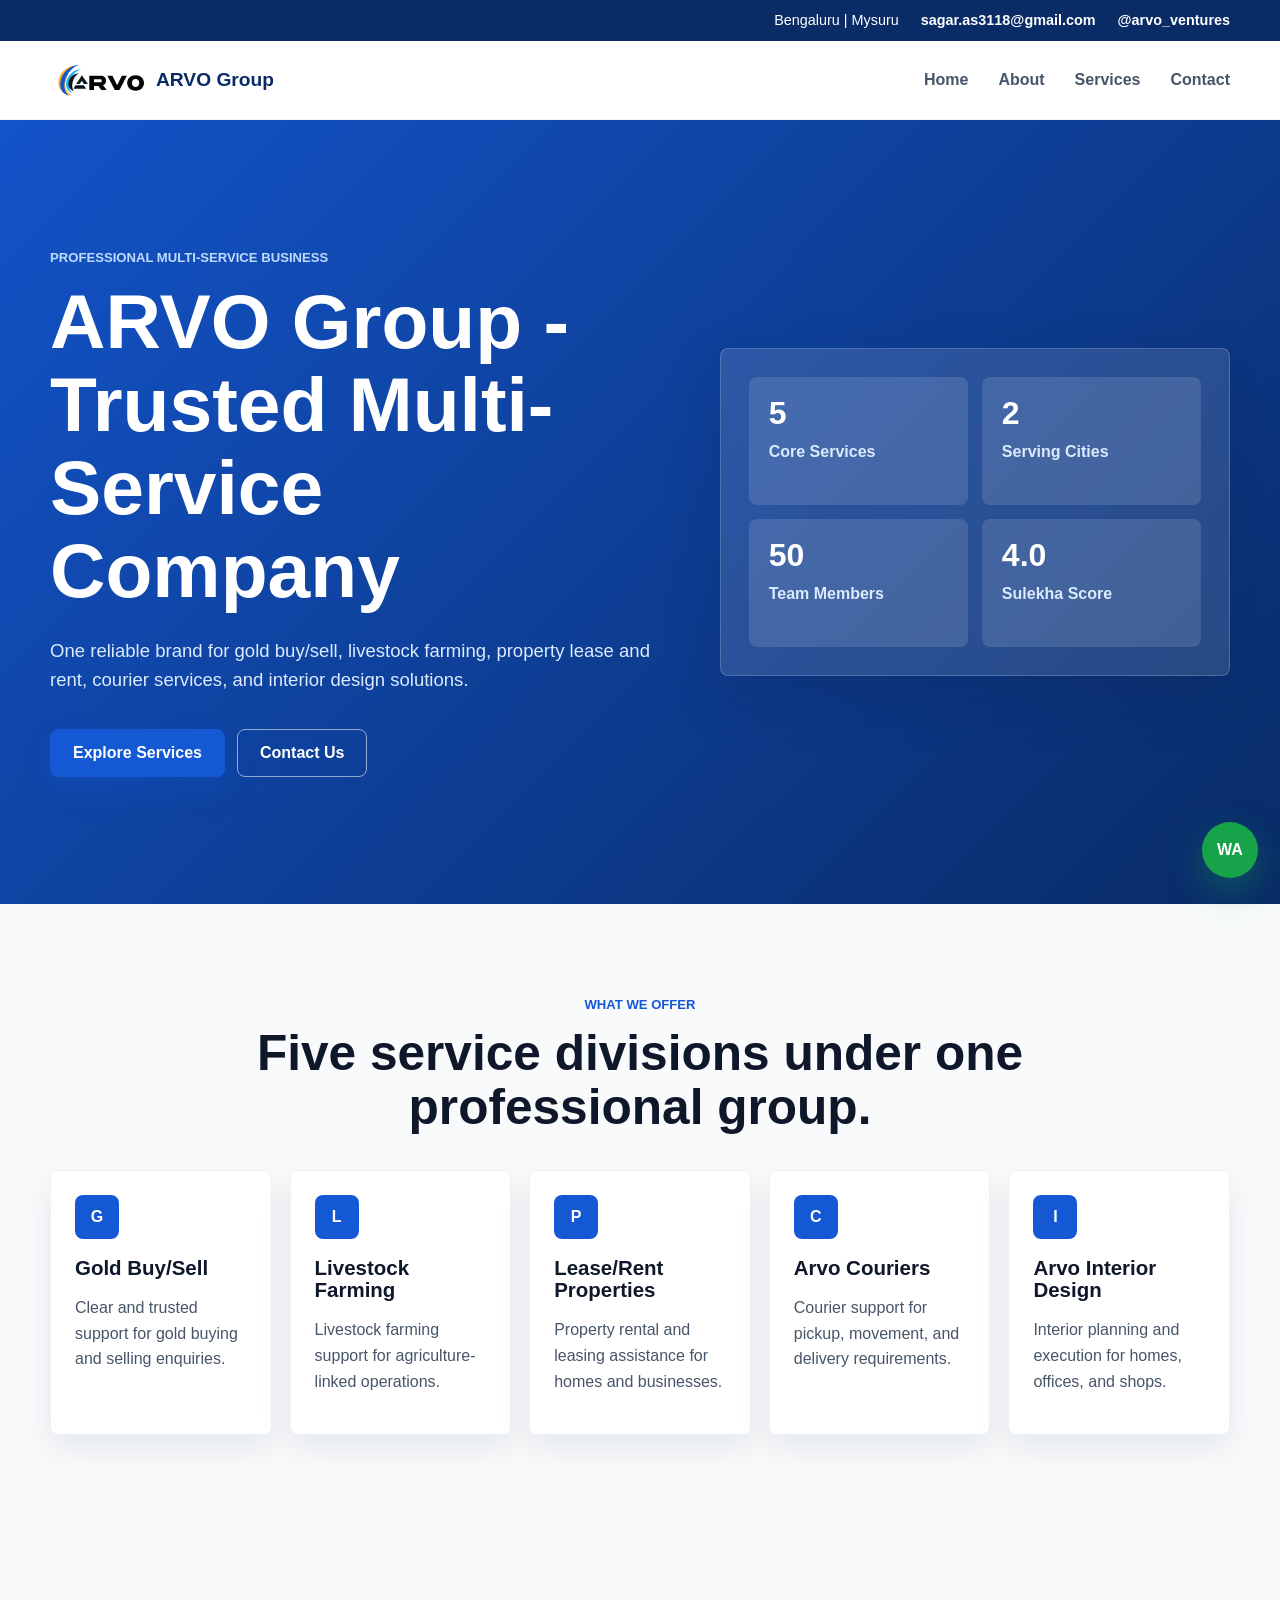
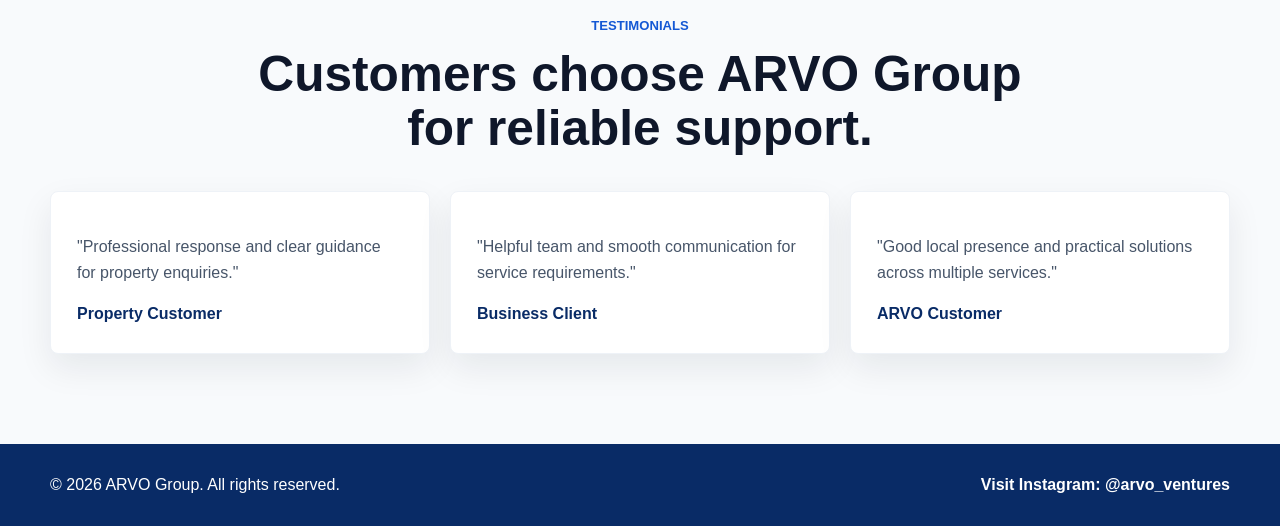
<file: index.html>
<!DOCTYPE html>
<html lang="en">
<head>
  <meta charset="UTF-8">
  <meta name="viewport" content="width=device-width, initial-scale=1.0">
  <title>ARVO Group | Trusted Multi-Service Company</title>
  <link rel="stylesheet" href="style.css">
</head>
<body>
  <!-- Top contact strip -->
  <div class="top-strip">
    <div class="container top-strip-inner">
      <span>Bengaluru | Mysuru</span>
      <a href="mailto:sagar.as3118@gmail.com">sagar.as3118@gmail.com</a>
      <a href="https://www.instagram.com/arvo_ventures/" target="_blank" rel="noopener">@arvo_ventures</a>
    </div>
  </div>

  <!-- Navigation bar -->
  <header class="site-header">
    <nav class="container navbar" aria-label="Primary navigation">
      <a class="brand" href="index.html">
        <img src="arvo-logo.svg" alt="ARVO Group logo">
        <span>ARVO Group</span>
      </a>

      <button class="menu-toggle" type="button" aria-label="Toggle menu" aria-expanded="false">
        <span></span>
        <span></span>
        <span></span>
      </button>

      <ul class="nav-links">
        <li><a href="index.html">Home</a></li>
        <li><a href="about.html">About</a></li>
        <li><a href="services.html">Services</a></li>
        <li><a href="contact.html">Contact</a></li>
      </ul>
    </nav>
  </header>

  <main>
    <!-- Home page hero -->
    <section class="hero">
      <div class="container hero-grid">
        <div class="hero-content">
          <p class="eyebrow">Professional Multi-Service Business</p>
          <h1>ARVO Group - Trusted Multi-Service Company</h1>
          <p class="hero-text">
            One reliable brand for gold buy/sell, livestock farming, property
            lease and rent, courier services, and interior design solutions.
          </p>

          <div class="hero-actions">
            <a class="btn btn-primary" href="services.html">Explore Services</a>
            <a class="btn btn-outline" href="contact.html">Contact Us</a>
          </div>
        </div>

        <div class="hero-card" aria-label="Business highlights">
          <div>
            <strong>5</strong>
            <span>Core Services</span>
          </div>
          <div>
            <strong>2</strong>
            <span>Serving Cities</span>
          </div>
          <div>
            <strong>50</strong>
            <span>Team Members</span>
          </div>
          <div>
            <strong>4.0</strong>
            <span>Sulekha Score</span>
          </div>
        </div>
      </div>
    </section>

    <!-- Service highlight cards -->
    <section class="section service-highlights" aria-label="ARVO Group services">
      <div class="container">
        <div class="section-heading center">
          <p class="eyebrow">What We Offer</p>
          <h2>Five service divisions under one professional group.</h2>
        </div>

        <div class="highlight-grid">
          <a class="highlight-card" href="services.html#gold">
            <span class="card-icon">G</span>
            <h3>Gold Buy/Sell</h3>
            <p>Clear and trusted support for gold buying and selling enquiries.</p>
          </a>

          <a class="highlight-card" href="services.html#livestock">
            <span class="card-icon">L</span>
            <h3>Livestock Farming</h3>
            <p>Livestock farming support for agriculture-linked operations.</p>
          </a>

          <a class="highlight-card" href="services.html#lease-rent">
            <span class="card-icon">P</span>
            <h3>Lease/Rent Properties</h3>
            <p>Property rental and leasing assistance for homes and businesses.</p>
          </a>

          <a class="highlight-card" href="services.html#couriers">
            <span class="card-icon">C</span>
            <h3>Arvo Couriers</h3>
            <p>Courier support for pickup, movement, and delivery requirements.</p>
          </a>

          <a class="highlight-card" href="services.html#interiors">
            <span class="card-icon">I</span>
            <h3>Arvo Interior Design</h3>
            <p>Interior planning and execution for homes, offices, and shops.</p>
          </a>
        </div>
      </div>
    </section>

    <!-- Home testimonials -->
    <section class="section testimonials-section">
      <div class="container">
        <div class="section-heading center">
          <p class="eyebrow">Testimonials</p>
          <h2>Customers choose ARVO Group for reliable support.</h2>
        </div>

        <div class="testimonial-grid">
          <article>
            <p>"Professional response and clear guidance for property enquiries."</p>
            <strong>Property Customer</strong>
          </article>
          <article>
            <p>"Helpful team and smooth communication for service requirements."</p>
            <strong>Business Client</strong>
          </article>
          <article>
            <p>"Good local presence and practical solutions across multiple services."</p>
            <strong>ARVO Customer</strong>
          </article>
        </div>
      </div>
    </section>
  </main>

  <!-- Floating WhatsApp chat button -->
  <a class="whatsapp-button" href="https://wa.me/910000000000?text=Hello%20ARVO%20Group%2C%20I%20want%20to%20enquire%20about%20your%20services." target="_blank" rel="noopener" aria-label="Chat with ARVO Group on WhatsApp">
    WA
  </a>

  <!-- Footer -->
  <footer class="site-footer">
    <div class="container footer-grid">
      <p>&copy; 2026 ARVO Group. All rights reserved.</p>
      <a href="https://www.instagram.com/arvo_ventures/" target="_blank" rel="noopener">Visit Instagram: @arvo_ventures</a>
    </div>
  </footer>

  <script src="script.js"></script>
</body>
</html>
</file>
<file: style.css>
/* Base styles and layout tokens */
:root {
  --blue: #1458d4;
  --blue-dark: #092b66;
  --blue-soft: #edf4ff;
  --gray-50: #f8fafc;
  --gray-100: #eef2f7;
  --gray-300: #cbd5e1;
  --gray-600: #475569;
  --gray-900: #0f172a;
  --white: #ffffff;
  --shadow: 0 20px 60px rgba(15, 23, 42, 0.14);
}

* {
  box-sizing: border-box;
}

html {
  scroll-behavior: smooth;
}

body {
  margin: 0;
  color: var(--gray-900);
  background: var(--white);
  font-family: Arial, Helvetica, sans-serif;
  line-height: 1.6;
  overflow-x: hidden;
}

a {
  color: inherit;
  text-decoration: none;
}

.container {
  width: min(1180px, calc(100% - 32px));
  margin: 0 auto;
}

img,
iframe {
  max-width: 100%;
}

/* Top strip */
.top-strip {
  color: var(--white);
  background: var(--blue-dark);
  font-size: 0.9rem;
}

.top-strip-inner {
  display: flex;
  justify-content: flex-end;
  gap: 22px;
  padding: 9px 0;
}

.top-strip a {
  font-weight: 700;
}

/* Navigation */
.site-header {
  position: sticky;
  top: 0;
  z-index: 20;
  background: rgba(255, 255, 255, 0.95);
  border-bottom: 1px solid var(--gray-100);
  backdrop-filter: blur(14px);
}

.navbar {
  position: relative;
  display: flex;
  align-items: center;
  justify-content: space-between;
  min-height: 78px;
  gap: 18px;
}

.brand {
  display: inline-flex;
  align-items: center;
  gap: 12px;
  color: var(--blue-dark);
  font-size: 1.2rem;
  font-weight: 900;
}

.brand img {
  width: 94px;
  height: auto;
  display: block;
}

.nav-links {
  display: flex;
  gap: 30px;
  margin: 0;
  padding: 0;
  list-style: none;
}

.nav-links a {
  color: var(--gray-600);
  font-weight: 800;
}

.nav-links a:hover,
.nav-links a:focus {
  color: var(--blue);
}

.menu-toggle {
  display: none;
  width: 42px;
  height: 42px;
  padding: 9px;
  background: var(--white);
  border: 1px solid var(--gray-300);
  border-radius: 8px;
  cursor: pointer;
}

.menu-toggle span {
  display: block;
  height: 2px;
  margin: 5px 0;
  background: var(--gray-900);
}

/* Hero */
.hero {
  color: var(--white);
  background:
    linear-gradient(135deg, rgba(20, 88, 212, 0.9), rgba(9, 43, 102, 0.96)),
    var(--blue-dark);
}

.hero-grid {
  display: grid;
  grid-template-columns: minmax(0, 1.1fr) minmax(300px, 0.9fr);
  gap: 46px;
  align-items: center;
  min-height: calc(100vh - 116px);
  padding: 84px 0;
}

.hero-content,
.contact-info,
.contact-form,
.service-section-card,
.highlight-card,
.testimonial-grid article {
  min-width: 0;
}

.eyebrow {
  margin: 0 0 12px;
  color: #bfdbfe;
  font-size: 0.82rem;
  font-weight: 900;
  text-transform: uppercase;
}

h1,
h2,
h3 {
  margin: 0;
  line-height: 1.08;
}

h1 {
  max-width: 850px;
  font-size: clamp(2.7rem, 6vw, 5.2rem);
}

h2 {
  font-size: clamp(2rem, 4vw, 3.1rem);
}

h3 {
  font-size: 1.28rem;
}

.hero-text {
  max-width: 680px;
  margin: 24px 0 34px;
  color: #dbeafe;
  font-size: 1.16rem;
}

.hero-actions {
  display: flex;
  flex-wrap: wrap;
  gap: 12px;
}

.btn {
  display: inline-flex;
  align-items: center;
  justify-content: center;
  min-height: 48px;
  padding: 0 22px;
  border-radius: 8px;
  font-weight: 900;
  cursor: pointer;
  transition: transform 0.2s ease, box-shadow 0.2s ease;
}

.btn:hover,
.btn:focus {
  transform: translateY(-2px);
}

.btn-primary {
  color: var(--white);
  background: var(--blue);
  border: 1px solid var(--blue);
  box-shadow: 0 14px 28px rgba(20, 88, 212, 0.24);
}

.btn-outline {
  color: var(--white);
  background: transparent;
  border: 1px solid rgba(255, 255, 255, 0.55);
}

.hero-card {
  display: grid;
  grid-template-columns: repeat(2, minmax(0, 1fr));
  gap: 14px;
  padding: 28px;
  background: rgba(255, 255, 255, 0.12);
  border: 1px solid rgba(255, 255, 255, 0.18);
  border-radius: 8px;
  box-shadow: var(--shadow);
}

.hero-card div {
  min-height: 128px;
  padding: 20px;
  background: rgba(255, 255, 255, 0.12);
  border-radius: 8px;
}

.hero-card strong {
  display: block;
  font-size: 2rem;
  line-height: 1;
}

.hero-card span {
  display: block;
  margin-top: 10px;
  color: #dbeafe;
  font-weight: 800;
}

/* Shared sections */
.section {
  padding: 90px 0;
}

.section-heading {
  max-width: 780px;
  margin-bottom: 36px;
}

.section-heading.center {
  margin-right: auto;
  margin-left: auto;
  text-align: center;
}

.section-heading.center .eyebrow {
  color: var(--blue);
}

.section-heading.light h2,
.section-heading.light .eyebrow {
  color: var(--white);
}

/* Home service highlights */
.service-highlights {
  background: var(--gray-50);
}

.highlight-grid {
  display: grid;
  grid-template-columns: repeat(5, minmax(0, 1fr));
  gap: 18px;
}

.highlight-card,
.about-panel article,
.why-grid article,
.service-section-card,
.testimonial-grid article,
.contact-form,
.contact-info {
  background: var(--white);
  border: 1px solid var(--gray-100);
  border-radius: 8px;
  box-shadow: 0 14px 34px rgba(15, 23, 42, 0.08);
}

.highlight-card {
  padding: 24px;
}

.card-icon {
  display: inline-grid;
  width: 44px;
  height: 44px;
  place-items: center;
  margin-bottom: 18px;
  color: var(--white);
  background: var(--blue);
  border-radius: 8px;
  font-weight: 900;
}

.highlight-card p,
.about-section p,
.service-section-card p,
.testimonial-grid p,
.contact-info p {
  color: var(--gray-600);
}

/* About */
.about-grid {
  display: grid;
  grid-template-columns: minmax(0, 1.1fr) minmax(300px, 0.9fr);
  gap: 34px;
  align-items: start;
}

.about-section .eyebrow {
  color: var(--blue);
}

.about-panel {
  display: grid;
  gap: 18px;
}

.about-panel article,
.why-grid article {
  padding: 26px;
}

.why-grid {
  display: grid;
  grid-template-columns: repeat(3, minmax(0, 1fr));
  gap: 20px;
  margin-top: 34px;
}

/* Services */
.services-section {
  background: var(--blue-dark);
}

.services-stack {
  display: grid;
  gap: 22px;
}

.service-section-card {
  display: grid;
  grid-template-columns: minmax(0, 1fr) auto;
  gap: 24px;
  align-items: center;
  padding: 28px;
}

.service-section-card .btn {
  white-space: nowrap;
}

.service-label {
  display: inline-flex;
  margin-bottom: 10px;
  color: var(--blue);
  font-size: 0.82rem;
  font-weight: 900;
  text-transform: uppercase;
}

.image-strip,
.gallery-grid,
.property-grid {
  display: grid;
  gap: 12px;
}

.image-strip {
  grid-template-columns: repeat(3, minmax(110px, 1fr));
}

.image-strip span,
.gallery-grid span {
  display: grid;
  min-height: 110px;
  place-items: center;
  color: var(--white);
  background: linear-gradient(135deg, var(--blue), var(--blue-dark));
  border-radius: 8px;
  font-weight: 900;
}

.property-grid {
  grid-template-columns: repeat(3, minmax(0, 1fr));
}

.property-card {
  padding: 18px;
  background: var(--blue-soft);
  border-radius: 8px;
}

.property-card strong,
.property-card span {
  display: block;
}

.property-card span {
  color: var(--gray-600);
}

.property-card p {
  margin: 10px 0 0;
  color: var(--blue-dark);
  font-weight: 900;
}

.gallery-grid {
  grid-template-columns: repeat(4, minmax(0, 1fr));
}

/* Testimonials */
.testimonials-section {
  background: var(--gray-50);
}

.testimonial-grid {
  display: grid;
  grid-template-columns: repeat(3, minmax(0, 1fr));
  gap: 20px;
}

.testimonial-grid article {
  padding: 26px;
}

.testimonial-grid strong {
  color: var(--blue-dark);
}

/* Contact */
.contact-section {
  background: var(--white);
}

.contact-layout {
  display: grid;
  grid-template-columns: minmax(0, 1.15fr) minmax(300px, 0.85fr);
  gap: 28px;
  align-items: start;
}

.contact-form,
.contact-info {
  padding: 28px;
}

.form-row {
  display: grid;
  grid-template-columns: repeat(2, minmax(0, 1fr));
  gap: 18px;
}

.form-group {
  display: grid;
  gap: 8px;
  margin-bottom: 18px;
}

label {
  font-weight: 900;
}

input,
select,
textarea {
  width: 100%;
  padding: 14px 16px;
  color: var(--gray-900);
  background: var(--white);
  border: 1px solid var(--gray-300);
  border-radius: 8px;
  font: inherit;
  outline: none;
}

input:focus,
select:focus,
textarea:focus {
  border-color: var(--blue);
  box-shadow: 0 0 0 4px rgba(20, 88, 212, 0.12);
}

textarea {
  resize: vertical;
}

.form-group.error input,
.form-group.error select,
.form-group.error textarea {
  border-color: #dc2626;
}

.error-message {
  min-height: 18px;
  color: #dc2626;
  font-size: 0.9rem;
}

.form-status {
  min-height: 24px;
  margin: 0;
  color: var(--blue);
  font-weight: 900;
}

.contact-info a {
  color: var(--blue);
  font-weight: 900;
  overflow-wrap: anywhere;
}

.map-frame {
  min-height: 260px;
  overflow: hidden;
  margin: 22px 0;
  background: var(--blue-soft);
  border: 1px solid var(--gray-300);
  border-radius: 8px;
}

.map-frame iframe {
  display: block;
  width: 100%;
  height: 260px;
  border: 0;
}

.location-list p {
  margin-bottom: 12px;
  overflow-wrap: anywhere;
}

/* WhatsApp floating button */
.whatsapp-button {
  position: fixed;
  right: 22px;
  bottom: 22px;
  z-index: 30;
  display: grid;
  width: 56px;
  height: 56px;
  place-items: center;
  color: var(--white);
  background: #16a34a;
  border-radius: 50%;
  box-shadow: 0 14px 34px rgba(22, 163, 74, 0.35);
  font-weight: 900;
}

/* Footer */
.site-footer {
  color: var(--white);
  background: var(--blue-dark);
}

.footer-grid {
  display: flex;
  justify-content: space-between;
  gap: 20px;
  padding: 28px 0;
}

.footer-grid p {
  margin: 0;
}

.footer-grid a {
  font-weight: 900;
}

/* Responsive design */
@media (max-width: 1050px) {
  .highlight-grid {
    grid-template-columns: repeat(3, minmax(0, 1fr));
  }

  .hero-grid {
    grid-template-columns: minmax(0, 1fr) minmax(280px, 0.8fr);
    gap: 32px;
  }

  .gallery-grid,
  .property-grid {
    grid-template-columns: repeat(2, minmax(0, 1fr));
  }
}

@media (max-width: 860px) {
  .top-strip-inner,
  .footer-grid {
    justify-content: center;
    flex-wrap: wrap;
    text-align: center;
  }

  .top-strip-inner {
    gap: 8px 16px;
  }

  .brand img {
    width: 82px;
  }

  .menu-toggle {
    display: block;
    flex: 0 0 auto;
  }

  .nav-links {
    position: absolute;
    top: 78px;
    left: 0;
    display: none;
    width: 100%;
    padding: 16px;
    background: var(--white);
    border-bottom: 1px solid var(--gray-100);
    box-shadow: 0 18px 38px rgba(15, 23, 42, 0.12);
  }

  .nav-links.active {
    display: grid;
    gap: 12px;
  }

  .hero-grid,
  .about-grid,
  .contact-layout,
  .service-section-card {
    grid-template-columns: 1fr;
  }

  .hero-grid {
    min-height: auto;
    padding: 72px 0;
  }

  .service-section-card .btn {
    width: fit-content;
  }

  .why-grid,
  .testimonial-grid {
    grid-template-columns: 1fr;
  }
}

@media (max-width: 640px) {
  .container {
    width: min(100% - 24px, 1180px);
  }

  .top-strip {
    font-size: 0.82rem;
  }

  .navbar {
    min-height: 70px;
  }

  .brand {
    gap: 8px;
    font-size: 1rem;
  }

  .brand img {
    width: 72px;
  }

  .nav-links {
    top: 70px;
  }

  .hero-grid {
    min-height: auto;
    padding: 56px 0;
  }

  .section {
    padding: 58px 0;
  }

  h1 {
    font-size: clamp(2.2rem, 13vw, 3.3rem);
  }

  h2 {
    font-size: clamp(1.75rem, 9vw, 2.4rem);
  }

  .hero-text {
    font-size: 1rem;
  }

  .hero-card,
  .contact-form,
  .contact-info,
  .service-section-card,
  .highlight-card,
  .about-panel article,
  .why-grid article,
  .testimonial-grid article {
    padding: 20px;
  }

  .hero-card,
  .highlight-grid,
  .form-row,
  .image-strip,
  .gallery-grid,
  .property-grid {
    grid-template-columns: 1fr;
  }

  .hero-actions .btn,
  .contact-form .btn,
  .service-section-card .btn {
    width: 100%;
  }

  .image-strip span,
  .gallery-grid span {
    min-height: 92px;
  }

  .map-frame,
  .map-frame iframe {
    height: 220px;
    min-height: 220px;
  }

  .whatsapp-button {
    right: 14px;
    bottom: 14px;
    width: 50px;
    height: 50px;
  }
}

@media (max-width: 420px) {
  .top-strip-inner {
    display: grid;
    justify-items: center;
  }

  .brand span {
    display: none;
  }

  .hero-card div {
    min-height: 104px;
  }

  .btn {
    padding: 0 16px;
  }
}
</file>
